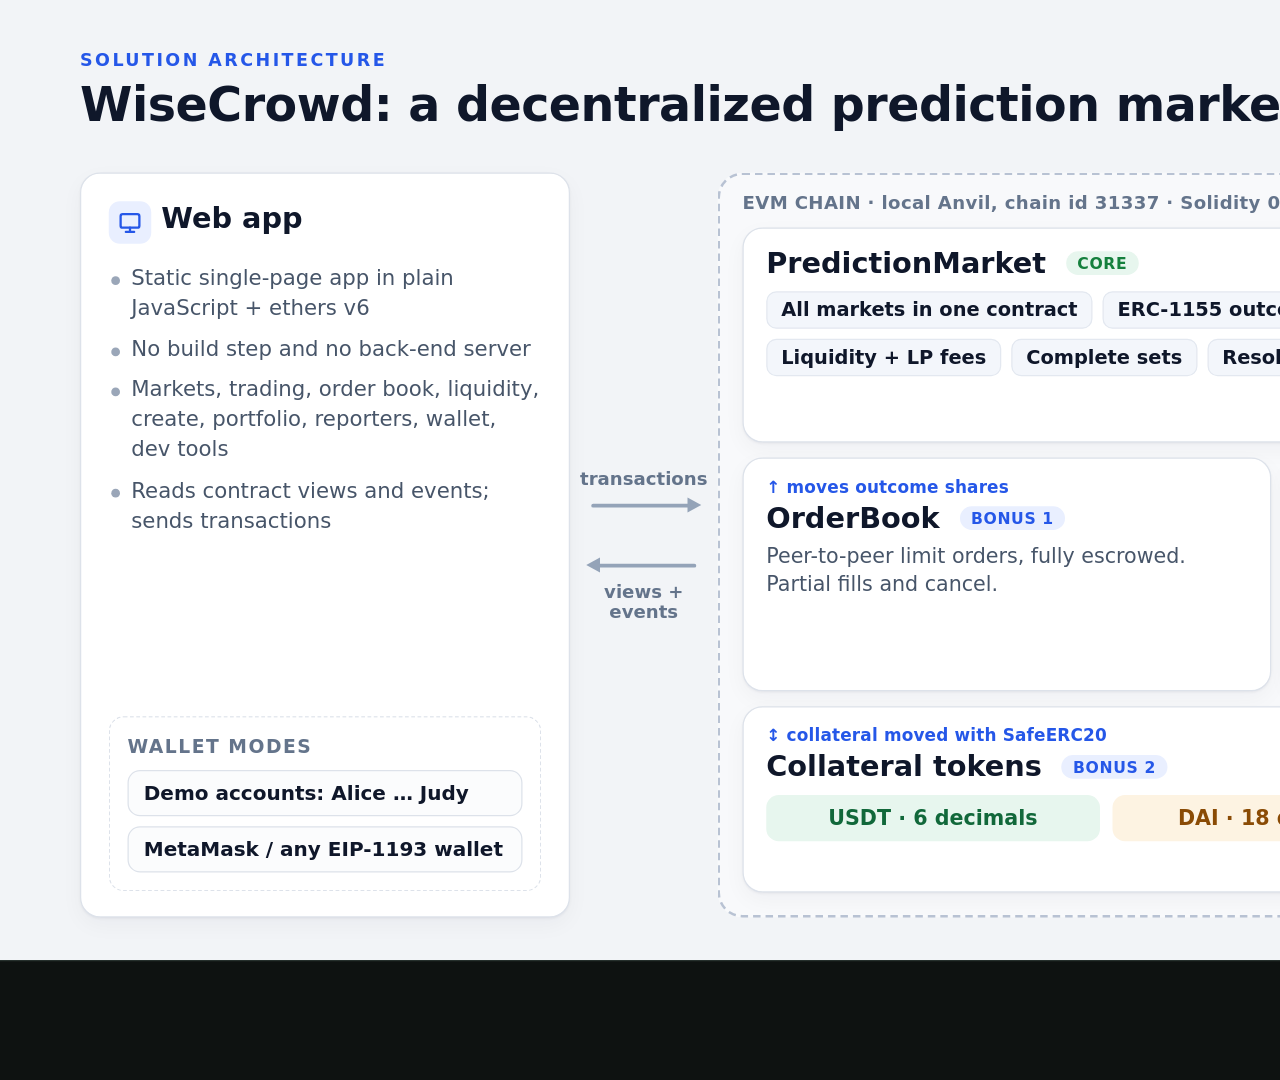
<file: video/studio.html>
<!doctype html>
<html lang="en">
<head>
<meta charset="utf-8">
<title>WiseCrowd demo studio</title>
<style>
  :root {
    --bg: #f2f4f7;
    --card: #ffffff;
    --line: #dde2ea;
    --ink: #0f172a;
    --ink-2: #475569;
    --ink-3: #64748b;
    --accent: #2557e8;
    --accent-soft: #e9efff;
    --yes: #2a6fdb;
    --no: #ea6a2f;
    --good: #15803d;
    --good-bg: #e6f4ea;
    --purple: #6d28d9;
    --purple-bg: #f1eafe;
    --amber: #a85b06;
    --amber-bg: #fdf3e2;
    --red: #b91c1c;
    --red-bg: #fdecec;
    --band: #0e1211;
    --sans: "Segoe UI Variable Text", "Segoe UI", system-ui, sans-serif;
    --display: "Segoe UI Variable Display", "Segoe UI", system-ui, sans-serif;
    --mono: "Cascadia Mono", "Cascadia Code", Consolas, monospace;
  }
  * { box-sizing: border-box; }
  html, body { margin: 0; width: 1920px; height: 1080px; overflow: hidden; background: var(--band); font-family: var(--sans); color: var(--ink); }
  /* laid out at 1536x864 and scaled to a native 1920x1080 frame (the app inside keeps a 1536px-wide layout) */
  #root { position: absolute; left: 0; top: 0; width: 1536px; height: 864px; transform: scale(1.25); transform-origin: 0 0; }
  #stage { position: absolute; left: 0; top: 0; width: 1536px; height: 768px; overflow: hidden; background: var(--bg); }
  #appframe { position: absolute; inset: 0; width: 100%; height: 100%; border: 0; background: #fff; }
  .layer { position: absolute; inset: 0; opacity: 0; transition: opacity .5s ease; pointer-events: none; background: var(--bg); }
  .layer.on { opacity: 1; }

  /* caption band */
  #band { position: absolute; left: 0; top: 768px; width: 1536px; height: 96px; background: var(--band); border-top: 1px solid #26302d; display: flex; align-items: center; justify-content: center; padding: 0 64px; }
  #cap { max-width: 1360px; color: #f5f7f6; font-size: 25px; line-height: 1.38; font-weight: 600; text-align: center; text-wrap: balance; opacity: 0; transition: opacity .16s ease; }
  #cap.on { opacity: 1; }

  /* cursor, click ripple, spotlight */
  #fx { position: absolute; inset: 0; pointer-events: none; z-index: 40; }
  #cursor { position: absolute; left: 0; top: 0; width: 30px; height: 30px; z-index: 60; pointer-events: none; transform: translate(760px, 420px); transition: transform .6s cubic-bezier(.45, 0, .2, 1), opacity .3s; opacity: 0; filter: drop-shadow(0 2px 3px rgba(0,0,0,.35)); }
  #cursor.on { opacity: 1; }
  .ripple { position: absolute; width: 40px; height: 40px; margin: -20px 0 0 -20px; border-radius: 50%; border: 3px solid rgba(37, 87, 232, .9); background: rgba(37, 87, 232, .14); animation: rip .55s ease-out forwards; }
  @keyframes rip { from { transform: scale(.25); opacity: 1; } to { transform: scale(1.5); opacity: 0; } }
  .spot { position: absolute; border: 3px solid #f59e0b; border-radius: 12px; box-shadow: 0 0 0 5px rgba(245, 158, 11, .22), 0 0 24px rgba(245, 158, 11, .35); opacity: 0; transition: opacity .3s ease; }
  .spot.on { opacity: 1; }

  /* slides */
  .slide { position: absolute; inset: 0; padding: 40px 64px 0; opacity: 0; transition: opacity .5s ease; }
  .slide.on { opacity: 1; }
  .eyebrow { font-size: 14px; font-weight: 700; letter-spacing: .14em; text-transform: uppercase; color: var(--accent); }
  h1 { font-family: var(--display); font-size: 38px; font-weight: 700; letter-spacing: -.01em; margin: 6px 0 0; }
  [data-f] { transition: opacity .35s ease, box-shadow .35s ease, border-color .35s ease, transform .35s ease; }
  .dim { opacity: .36; }
  .lit { border-color: var(--accent) !important; box-shadow: 0 0 0 3px rgba(37, 87, 232, .18), 0 10px 28px rgba(15, 23, 42, .10) !important; }
  .box, .card { background: var(--card); border: 1.5px solid var(--line); border-radius: 16px; box-shadow: 0 1px 2px rgba(15,23,42,.05), 0 6px 18px rgba(15,23,42,.04); }
  .tag { display: inline-block; font-size: 12.5px; font-weight: 700; letter-spacing: .04em; padding: 2px 9px; border-radius: 999px; background: var(--accent-soft); color: var(--accent); vertical-align: 3px; margin-left: 8px; text-transform: uppercase; }
  .tag.core { background: #e7f6ee; color: var(--good); }
  .tag.path { background: #eef1f5; color: var(--ink-2); text-transform: none; font-family: var(--mono); font-weight: 600; letter-spacing: 0; }
  ul.plain { list-style: none; margin: 0; padding: 0; display: grid; gap: 9px; }
  ul.plain li { position: relative; padding-left: 18px; color: var(--ink-2); font-size: 17px; line-height: 1.4; }
  ul.plain li::before { content: ""; position: absolute; left: 2px; top: 10px; width: 7px; height: 7px; border-radius: 50%; background: #9aa6b8; }
  ul.checks { list-style: none; margin: 0; padding: 0; display: grid; gap: 8px; }
  ul.checks li { position: relative; padding-left: 28px; font-size: 17.5px; line-height: 1.4; color: var(--ink); }
  ul.checks li::before { content: ""; position: absolute; left: 0; top: 3px; width: 19px; height: 19px; border-radius: 50%; background: var(--good-bg) url("data:image/svg+xml,%3Csvg xmlns='http://www.w3.org/2000/svg' viewBox='0 0 20 20'%3E%3Cpath d='M5.5 10.5l3 3 6-6.5' fill='none' stroke='%2315803d' stroke-width='2.4' stroke-linecap='round' stroke-linejoin='round'/%3E%3C/svg%3E") center/15px no-repeat; }

  /* slide 1: architecture */
  .arch { position: absolute; left: 64px; right: 64px; top: 138px; bottom: 34px; display: grid; grid-template-columns: 392px 118px 1fr; gap: 0; }
  .client { padding: 22px 22px 20px; display: flex; flex-direction: column; gap: 16px; align-self: stretch; }
  .box-h { font-family: var(--display); font-size: 23px; font-weight: 700; }
  .client .box-h .ico { display: inline-grid; place-items: center; width: 34px; height: 34px; border-radius: 9px; background: var(--accent-soft); color: var(--accent); margin-right: 8px; vertical-align: -6px; }
  .sub { margin-top: auto; border: 1.5px dashed var(--line); border-radius: 12px; padding: 14px; }
  .sub-h { font-weight: 700; font-size: 15px; color: var(--ink-3); text-transform: uppercase; letter-spacing: .08em; margin-bottom: 10px; }
  .pills { display: flex; flex-direction: column; gap: 8px; }
  .pills span { display: block; border: 1.5px solid var(--line); border-radius: 10px; padding: 8px 12px; font-weight: 600; font-size: 16px; background: #fbfcfd; }
  .col-mid { display: flex; flex-direction: column; justify-content: center; gap: 34px; padding: 0 8px; }
  .flow { display: flex; flex-direction: column; align-items: center; gap: 6px; font-size: 14.5px; font-weight: 600; color: var(--ink-3); text-align: center; }
  .arr { display: block; width: 92px; height: 14px; position: relative; }
  .arr::before { content: ""; position: absolute; left: 4px; right: 4px; top: 6px; height: 2.5px; background: #94a3b8; border-radius: 2px; }
  .arr.r::after, .arr.l::after { content: ""; position: absolute; top: 1px; width: 0; height: 0; border-top: 6.5px solid transparent; border-bottom: 6.5px solid transparent; }
  .arr.r::after { right: 0; border-left: 11px solid #94a3b8; }
  .arr.l::after { left: 0; border-right: 11px solid #94a3b8; }
  .chain { border: 2px dashed #b8c2d3; border-radius: 20px; padding: 14px 18px 18px; display: grid; grid-template-rows: auto 1.15fr 1.25fr 1fr; gap: 12px; background: rgba(255,255,255,.45); }
  .chain-h { font-size: 14.5px; font-weight: 700; color: var(--ink-3); letter-spacing: .02em; }
  .chain .box { padding: 14px 18px; }
  .chain .box p { margin: 6px 0 0; color: var(--ink-2); font-size: 16.5px; line-height: 1.4; }
  .feat { display: flex; flex-wrap: wrap; gap: 8px; margin-top: 10px; }
  .feat span { font-size: 15.5px; font-weight: 600; padding: 5px 11px; border-radius: 8px; background: #f3f6fb; border: 1px solid #e3e8f0; }
  .row2 { display: grid; grid-template-columns: 1fr 1fr; gap: 12px; }
  .link { font-size: 13.5px; font-weight: 700; color: var(--accent); margin-bottom: 4px; letter-spacing: .01em; }
  .tokens { display: flex; gap: 10px; margin-top: 10px; }
  .tokens span { flex: 1; text-align: center; font-weight: 700; font-size: 16.5px; padding: 9px 8px; border-radius: 10px; }
  .t.usdt { background: #e7f6ee; color: #11683a; }
  .t.dai { background: #fdf3e2; color: #8a4b05; }
  .t.weth { background: #eef0ff; color: #3f3fb5; }

  /* slide 2: design */
  .two { position: absolute; left: 64px; right: 64px; top: 146px; bottom: 44px; display: grid; grid-template-columns: 1fr 1fr; gap: 26px; }
  .two .card { padding: 26px 28px; display: flex; flex-direction: column; justify-content: space-between; gap: 18px; position: relative; }
  .two h2 { font-family: var(--display); font-size: 26px; margin: 0; display: flex; align-items: center; gap: 12px; }
  .two h2 small { font-size: 17px; color: var(--ink-3); font-weight: 600; }
  .badge-n { display: inline-grid; place-items: center; width: 34px; height: 34px; border-radius: 50%; background: var(--accent); color: #fff; font-size: 18px; font-weight: 700; flex: none; }
  .setviz { display: flex; align-items: center; justify-content: center; gap: 22px; padding: 18px 0 6px; }
  .coin { width: 118px; height: 118px; border-radius: 50%; background: linear-gradient(145deg, #e9f7ef, #cdebd9); border: 2px solid #9fd3b3; display: grid; place-items: center; font-weight: 800; font-size: 21px; color: #11683a; text-align: center; line-height: 1.15; }
  .coin small { display: block; font-size: 13px; font-weight: 600; color: #3f7a57; }
  .mint { display: flex; flex-direction: column; align-items: center; gap: 4px; font-size: 14px; font-weight: 700; color: var(--ink-3); text-transform: uppercase; letter-spacing: .08em; }
  .mint .arr { width: 80px; }
  .shares { display: flex; flex-direction: column; gap: 10px; }
  .sh { width: 150px; padding: 12px 14px; border-radius: 12px; font-weight: 800; font-size: 19px; display: flex; align-items: center; gap: 10px; }
  .sh::before { content: ""; width: 12px; height: 12px; border-radius: 50%; background: currentColor; }
  .sh.yes { background: #e8f0fd; color: var(--yes); }
  .sh.no { background: #fdeee6; color: var(--no); }
  .eq { font-family: var(--mono); font-size: 16.5px; background: #f5f7fb; border: 1px solid #e3e8f0; border-radius: 12px; padding: 14px 16px; line-height: 1.5; color: var(--ink); text-align: center; }
  .eq span { color: var(--ink-3); font-family: var(--sans); font-size: 14.5px; }
  .formula { font-family: "Cambria Math", Cambria, Georgia, serif; font-size: 27px; text-align: center; background: #f5f7fb; border: 1px solid #e3e8f0; border-radius: 12px; padding: 14px 16px 12px; }
  .formula span { display: block; font-family: var(--sans); font-size: 14.5px; color: var(--ink-3); margin-top: 4px; }
  .example { display: grid; grid-template-columns: 1fr 120px 1fr; align-items: center; gap: 8px; }
  .ex-col { border: 1.5px solid var(--line); border-radius: 12px; padding: 12px 14px; display: grid; gap: 8px; }
  .ex-h { font-size: 13px; font-weight: 700; color: var(--ink-3); text-transform: uppercase; letter-spacing: .08em; }
  .bar { display: grid; grid-template-columns: 38px 1fr 42px; align-items: center; gap: 8px; font-size: 14.5px; font-weight: 600; }
  .bar i { display: block; height: 12px; border-radius: 6px; }
  .bar b { text-align: right; font-variant-numeric: tabular-nums; }
  .bar.yes i { background: var(--yes); } .bar.no i { background: var(--no); }
  .px { font-size: 15.5px; color: var(--ink-2); }
  .px b { color: var(--yes); font-size: 19px; }
  .ex-mid { text-align: center; font-size: 14px; font-weight: 700; color: var(--ink-3); display: flex; flex-direction: column; align-items: center; gap: 6px; }
  .ex-mid .arr { width: 84px; }
  .ex-mid em { font-style: normal; font-size: 13px; color: var(--good); }

  /* slide 3: lifecycle */
  .timeline { position: absolute; left: 64px; right: 64px; top: 150px; margin: 0; padding: 0; list-style: none; display: grid; grid-template-columns: repeat(5, 1fr); gap: 14px; counter-reset: st; }
  .timeline li { counter-increment: st; position: relative; background: var(--card); border: 1.5px solid var(--line); border-radius: 16px; padding: 48px 18px 18px; min-height: 206px; }
  .timeline li::before { content: counter(st); position: absolute; left: 16px; top: 12px; width: 26px; height: 26px; border-radius: 50%; background: var(--accent); color: #fff; font-weight: 700; font-size: 14px; display: grid; place-items: center; }
  .timeline li:not(:last-child)::after { content: ""; position: absolute; right: -13px; top: 22px; width: 0; height: 0; border-top: 7px solid transparent; border-bottom: 7px solid transparent; border-left: 11px solid #94a3b8; z-index: 2; }
  .timeline b { display: block; font-family: var(--display); font-size: 22px; margin-bottom: 6px; }
  .timeline span { display: block; font-size: 16.5px; line-height: 1.42; color: var(--ink-2); }
  .paths { position: absolute; left: 64px; right: 64px; top: 426px; bottom: 44px; display: grid; grid-template-columns: repeat(3, 1fr); gap: 16px; }
  .paths-h { position: absolute; left: 64px; top: 396px; font-size: 13px; }
  .path { border-radius: 16px; padding: 18px 20px; border: 1.5px solid var(--line); background: var(--card); display: flex; flex-direction: column; gap: 10px; }
  .path .ph { font-family: var(--display); font-size: 22px; font-weight: 700; display: flex; align-items: center; gap: 10px; }
  .path .ph i { width: 12px; height: 12px; border-radius: 50%; display: inline-block; }
  .path p { margin: 0; font-size: 18px; line-height: 1.45; color: var(--ink-2); }
  .path .who { margin-top: auto; font-size: 14.5px; font-weight: 700; padding: 6px 10px; border-radius: 8px; align-self: flex-start; }
  .arb .ph i { background: var(--amber); } .arb .who { background: var(--amber-bg); color: var(--amber); }
  .vote .ph i { background: var(--purple); } .vote .who { background: var(--purple-bg); color: var(--purple); }
  .to .ph i { background: var(--red); } .to .who { background: var(--red-bg); color: var(--red); }

  /* closing slide */
  .end { position: absolute; left: 64px; right: 64px; top: 146px; bottom: 44px; display: grid; grid-template-columns: 1.25fr 1fr; grid-template-rows: 1fr auto; gap: 22px; }
  .end .card { padding: 24px 26px; }
  .end ul.checks { gap: 14px; }
  .end ul.checks li { font-size: 19px; }
  .end h3 { font-family: var(--display); font-size: 22px; margin: 0 0 12px; display: flex; align-items: center; gap: 8px; }
  .end .bonus { display: grid; gap: 14px; grid-template-rows: repeat(3, 1fr); }
  .end .bonus .card { padding: 16px 20px; }
  .end .bonus h3 { margin-bottom: 6px; }
  .end .bonus p { margin: 0; color: var(--ink-2); font-size: 17px; }
  .end .foot { grid-column: 1 / -1; display: flex; gap: 12px; }
  .end .foot span { flex: 1; text-align: center; padding: 12px; border-radius: 12px; background: var(--card); border: 1.5px solid var(--line); font-weight: 700; font-size: 17px; }
  .end .foot span b { color: var(--good); }

  /* terminal */
  .term-wrap { position: absolute; inset: 0; display: grid; place-items: center; background: var(--bg); }
  .term { width: 1240px; height: 640px; background: #0c1117; border-radius: 14px; box-shadow: 0 18px 50px rgba(15,23,42,.30); overflow: hidden; display: flex; flex-direction: column; border: 1px solid #1f2937; }
  .tbar { height: 40px; background: #161c24; display: flex; align-items: center; gap: 8px; padding: 0 16px; color: #9aa4b2; font-size: 14px; font-weight: 600; border-bottom: 1px solid #222a35; }
  .tbar i { width: 12px; height: 12px; border-radius: 50%; background: #3a4352; display: inline-block; }
  .tbar i:nth-child(1) { background: #ff5f57; } .tbar i:nth-child(2) { background: #febc2e; } .tbar i:nth-child(3) { background: #28c840; }
  .tbar span { margin-left: 10px; font-family: var(--mono); font-weight: 500; }
  .tbar em { margin-left: auto; font-style: normal; font-size: 12.5px; color: #c9d1d9; background: #263040; padding: 3px 10px; border-radius: 999px; letter-spacing: .02em; }
  #tout { margin: 0; padding: 16px 20px; flex: 1; overflow: hidden; font-family: var(--mono); font-size: 16px; line-height: 1.5; color: #d6dde6; white-space: pre-wrap; word-break: break-all; }
  #tout .pr { color: #7ee787; } #tout .cwd { color: #79c0ff; }
  #tout .c36 { color: #56d4dd; } #tout .c31 { color: #ff7b72; } #tout .c32 { color: #7ee787; } #tout .bold { font-weight: 700; }
  #tout .hl { color: #7ee787; font-weight: 700; }
  #tout .caret { display: inline-block; width: 9px; height: 19px; background: #d6dde6; vertical-align: -4px; animation: blink 1s steps(1) infinite; }
  @keyframes blink { 50% { opacity: 0; } }
</style>
</head>
<body>
<div id="root">
<div id="stage">
  <iframe id="appframe" name="app" title="WiseCrowd app"></iframe>

  <div id="slides" class="layer on">
    <section class="slide on" id="s-arch">
      <div class="eyebrow">Solution architecture</div>
      <h1>WiseCrowd: a decentralized prediction market</h1>
      <div class="arch">
        <div class="box client" data-f="client">
          <div class="box-h"><span class="ico"><svg width="20" height="20" viewBox="0 0 24 24" fill="none" stroke="currentColor" stroke-width="2.2" stroke-linecap="round" stroke-linejoin="round"><rect x="3" y="4" width="18" height="13" rx="2"/><path d="M8 21h8M12 17v4"/></svg></span>Web app</div>
          <ul class="plain">
            <li>Static single-page app in plain JavaScript + ethers v6</li>
            <li>No build step and no back-end server</li>
            <li>Markets, trading, order book, liquidity, create, portfolio, reporters, wallet, dev tools</li>
            <li>Reads contract views and events; sends transactions</li>
          </ul>
          <div class="sub" data-f="wallet">
            <div class="sub-h">Wallet modes</div>
            <div class="pills"><span>Demo accounts: Alice … Judy</span><span>MetaMask / any EIP-1193 wallet</span></div>
          </div>
        </div>
        <div class="col-mid">
          <div class="flow"><span>transactions</span><i class="arr r"></i></div>
          <div class="flow"><i class="arr l"></i><span>views + events</span></div>
        </div>
        <div class="chain" data-f="chain">
          <div class="chain-h">EVM CHAIN · local Anvil, chain id 31337 · Solidity 0.8.33 · Foundry · OpenZeppelin v5</div>
          <div class="box" data-f="pm">
            <div class="box-h">PredictionMarket <span class="tag core">core</span></div>
            <div class="feat"><span>All markets in one contract</span><span>ERC-1155 outcome shares</span><span>Fixed-product market maker</span><span>Liquidity + LP fees</span><span>Complete sets</span><span>Resolution + redemption</span></div>
          </div>
          <div class="row2">
            <div class="box" data-f="ob">
              <div class="link">↑ moves outcome shares</div>
              <div class="box-h">OrderBook <span class="tag">bonus 1</span></div>
              <p>Peer-to-peer limit orders, fully escrowed. Partial fills and cancel.</p>
            </div>
            <div class="box" data-f="ro">
              <div class="link">↑ reports the outcome as arbitrator</div>
              <div class="box-h">ReputationOracle <span class="tag">bonus 3</span></div>
              <p>Registered reporters, reputation-weighted votes, quorum.</p>
            </div>
          </div>
          <div class="box" data-f="tok">
            <div class="link">↕ collateral moved with SafeERC20</div>
            <div class="box-h">Collateral tokens <span class="tag">bonus 2</span></div>
            <div class="tokens"><span class="t usdt">USDT · 6 decimals</span><span class="t dai">DAI · 18 decimals</span><span class="t weth">WETH · 18 decimals</span></div>
          </div>
        </div>
      </div>
    </section>

    <section class="slide" id="s-design">
      <div class="eyebrow">Design</div>
      <h1>Always solvent, and prices are probabilities</h1>
      <div class="two">
        <div class="card" data-f="sets">
          <h2><span class="badge-n">1</span>Complete sets</h2>
          <div class="setviz">
            <div class="coin"><div>1 USDT<small>collateral</small></div></div>
            <div class="mint">mint<i class="arr r"></i>merge<i class="arr l"></i></div>
            <div class="shares"><div class="sh yes">1 Yes share</div><div class="sh no">1 No share</div></div>
          </div>
          <div class="eq">collateral locked = shares held + shares in the pool<br><span>for every outcome, at all times</span></div>
          <ul class="checks">
            <li>Every share in existence is fully backed</li>
            <li>The contract can always pay every winner</li>
            <li>Checked by invariant tests over thousands of random actions</li>
          </ul>
        </div>
        <div class="card" data-f="fpmm">
          <h2><span class="badge-n">2</span>Fixed-product market maker <small>Gnosis-style</small></h2>
          <div class="formula">price<sub>i</sub> = (1 / b<sub>i</sub>) ÷ Σ<sub>k</sub> (1 / b<sub>k</sub>)<span>b<sub>i</sub> = pool balance of outcome i</span></div>
          <div class="example">
            <div class="ex-col">
              <div class="ex-h">Pool before</div>
              <div class="bar yes"><span>Yes</span><i style="width:86%"></i><b>600</b></div>
              <div class="bar no"><span>No</span><i style="width:57%"></i><b>400</b></div>
              <div class="px">Yes price <b>40%</b></div>
            </div>
            <div class="ex-mid">buy Yes<br>for 100<i class="arr r"></i><em>buyer gets 220 Yes</em></div>
            <div class="ex-col">
              <div class="ex-h">Pool after</div>
              <div class="bar yes"><span>Yes</span><i style="width:69%"></i><b>480</b></div>
              <div class="bar no"><span>No</span><i style="width:71%"></i><b>500</b></div>
              <div class="px">Yes price <b>51%</b></div>
            </div>
          </div>
          <ul class="checks">
            <li>Buying an outcome makes it scarcer, so its price rises</li>
            <li>Prices always add up to 100%</li>
            <li>Every trade has a slippage limit</li>
          </ul>
        </div>
      </div>
    </section>

    <section class="slide" id="s-life">
      <div class="eyebrow">Market lifecycle</div>
      <h1>From question to payout</h1>
      <ol class="timeline" data-f="tl">
        <li data-f="t-create"><b>Create</b><span>Question, 2–8 outcomes, close and resolution times, collateral, starting liquidity and odds</span></li>
        <li data-f="t-trade"><b>Trade</b><span>AMM buy and sell, P2P orders, add or remove liquidity, mint or merge sets</span></li>
        <li data-f="t-close"><b>Close</b><span>AMM trading stops at the close time, to protect LPs. P2P orders and minting sets stay open until resolution</span></li>
        <li data-f="t-resolve"><b>Resolve</b><span>By the arbitrator, a reporter vote, or a timeout</span></li>
        <li data-f="t-redeem"><b>Redeem</b><span>1 collateral per winning share. LPs withdraw what they are owed</span></li>
      </ol>
      <div class="eyebrow paths-h">Three ways to resolve</div>
      <div class="paths" data-f="paths">
        <div class="path arb"><div class="ph"><i></i>Named arbitrator</div><p>Fixed when the market is created. Reports once, from the resolution time and within 7 days. Can also declare the market invalid.</p><span class="who">e.g. Dave reports “Yes”</span></div>
        <div class="path vote"><div class="ph"><i></i>Reputation-weighted vote</div><p>Registered reporters vote, weighted by reputation, with a 50% quorum. Agreeing with the consensus earns +10; disagreeing costs 20%.</p><span class="who">ReputationOracle is the arbitrator</span></div>
        <div class="path to"><div class="ph"><i></i>Timeout</div><p>No report within 7 days: anyone can resolve the market as invalid, and every share pays 1/N of a unit of collateral.</p><span class="who">No funds stay locked</span></div>
      </div>
    </section>

    <section class="slide" id="s-end">
      <div class="eyebrow">Summary</div>
      <h1>WiseCrowd, deployed locally and demonstrated end to end</h1>
      <div class="end">
        <div class="card">
          <h3>Core features</h3>
          <ul class="checks">
            <li>Create markets with times, arbitrator, collateral, liquidity and odds</li>
            <li>Buy and sell with a price-impact preview and slippage limit</li>
            <li>Prices derived from the pool, always summing to 100%</li>
            <li>Liquidity, LP fees, complete sets</li>
            <li>Arbitrator report, timeout to invalid, redemption</li>
            <li>Market list, chart, positions, portfolio, two wallet modes</li>
          </ul>
        </div>
        <div class="bonus">
          <div class="card"><h3>Bonus 1 · P2P order book</h3><p>Escrowed limit orders, partial fills, cancel</p></div>
          <div class="card"><h3>Bonus 2 · Multi-collateral</h3><p>USDT with 6 decimals, DAI and WETH</p></div>
          <div class="card"><h3>Bonus 3 · Reputation vote</h3><p>Weighted votes, quorum, rewards and slashing</p></div>
        </div>
        <div class="foot"><span><b>180</b> Foundry tests passing</span><span>Fuzz + invariant tests for solvency</span><span>One-command local deployment: <b>./run.sh</b></span></div>
      </div>
    </section>
  </div>

  <div id="term" class="layer">
    <div class="term-wrap">
      <div class="term">
        <div class="tbar"><i></i><i></i><i></i><span id="ttitle">bash</span><em id="tnote">real output, replayed</em></div>
        <pre id="tout"></pre>
      </div>
    </div>
  </div>

  <div id="fx"></div>
  <svg id="cursor" viewBox="0 0 28 28" aria-hidden="true"><path d="M5 2.5 L5 22.5 L10.2 17.6 L13.6 25.2 L17.1 23.7 L13.8 16.3 L20.8 16.1 Z" fill="#fff" stroke="#111" stroke-width="1.7" stroke-linejoin="round"/></svg>
</div>
<div id="band"><div id="cap"></div></div>
</div>

<script>
(() => {
  const $ = (s) => document.querySelector(s);
  const cap = $("#cap"), cursor = $("#cursor"), fx = $("#fx"), tout = $("#tout");
  let capTimer = null, cur = { x: 760, y: 420 };

  function esc(s) { return s.replace(/[&<>]/g, (c) => ({ "&": "&amp;", "<": "&lt;", ">": "&gt;" }[c])); }
  function ansi(s) {
    let open = 0;
    const html = esc(s).replace(/\x1b\[([0-9;]*)m/g, (_, codes) => {
      if (codes === "0" || codes === "") { const close = "</span>".repeat(open); open = 0; return close; }
      open++;
      return `<span class="${codes.split(";").map((c) => (c === "1" ? "bold" : "c" + c)).join(" ")}">`;
    });
    return html + "</span>".repeat(open);
  }

  window.studio = {
    caption(text, ms) {
      clearTimeout(capTimer);
      cap.classList.remove("on");
      setTimeout(() => { cap.textContent = text; cap.classList.add("on"); }, 90);
      if (ms) capTimer = setTimeout(() => cap.classList.remove("on"), ms + 120);
    },
    layer(name) {
      $("#slides").classList.toggle("on", name === "slides");
      $("#term").classList.toggle("on", name === "term");
    },
    slide(id) {
      document.querySelectorAll(".slide").forEach((s) => s.classList.toggle("on", s.id === id));
      this.focus(null);
    },
    focus(keys) {
      const slide = document.querySelector(".slide.on");
      if (!slide) return;
      const want = keys ? keys.split(" ") : [];
      slide.querySelectorAll("[data-f]").forEach((e) => {
        const hit = want.includes(e.dataset.f);
        const inside = want.some((k) => e.closest(`[data-f="${k}"]`) || e.querySelector(`[data-f="${k}"]`));
        e.classList.toggle("lit", hit);
        e.classList.toggle("dim", want.length > 0 && !hit && !inside);
      });
    },
    cursorShow(on) { cursor.classList.toggle("on", on); },
    cursorTo(x, y, ms) {
      cursor.style.transitionDuration = `${ms}ms, .3s`;
      cursor.style.transform = `translate(${x - 5}px, ${y - 3}px)`;
      cur = { x, y };
    },
    ripple(x, y) {
      const r = document.createElement("div");
      r.className = "ripple";
      r.style.left = x + "px"; r.style.top = y + "px";
      fx.appendChild(r);
      setTimeout(() => r.remove(), 700);
    },
    spot(rect, ms, pad = 6) {
      const s = document.createElement("div");
      s.className = "spot";
      Object.assign(s.style, { left: rect.x - pad + "px", top: rect.y - pad + "px", width: rect.width + 2 * pad + "px", height: rect.height + 2 * pad + "px" });
      fx.appendChild(s);
      requestAnimationFrame(() => requestAnimationFrame(() => s.classList.add("on")));
      setTimeout(() => s.classList.remove("on"), ms);
      setTimeout(() => s.remove(), ms + 400);
    },
    clearSpots() { fx.querySelectorAll('.spot').forEach((s) => s.classList.remove('on')); },
    term: {
      reset(title, note) { $("#ttitle").textContent = title; $("#tnote").textContent = note; tout.innerHTML = ""; },
      prompt(cwd) { tout.insertAdjacentHTML("beforeend", `<span class="pr">brandon@wsl</span>:<span class="cwd">${esc(cwd)}</span>$ <span class="typed"></span><span class="caret"></span>`); },
      typeChar(ch) { const t = tout.querySelectorAll(".typed"); t[t.length - 1].textContent += ch; },
      enter() { tout.querySelectorAll(".caret").forEach((c) => c.remove()); tout.insertAdjacentHTML("beforeend", "\n"); },
      add(lines, cls) {
        for (const l of lines) tout.insertAdjacentHTML("beforeend", (cls ? `<span class="${cls}">${ansi(l)}</span>` : ansi(l)) + "\n");
        tout.scrollTop = tout.scrollHeight;
      },
    },
  };
})();
</script>
</body>
</html>
</file>
